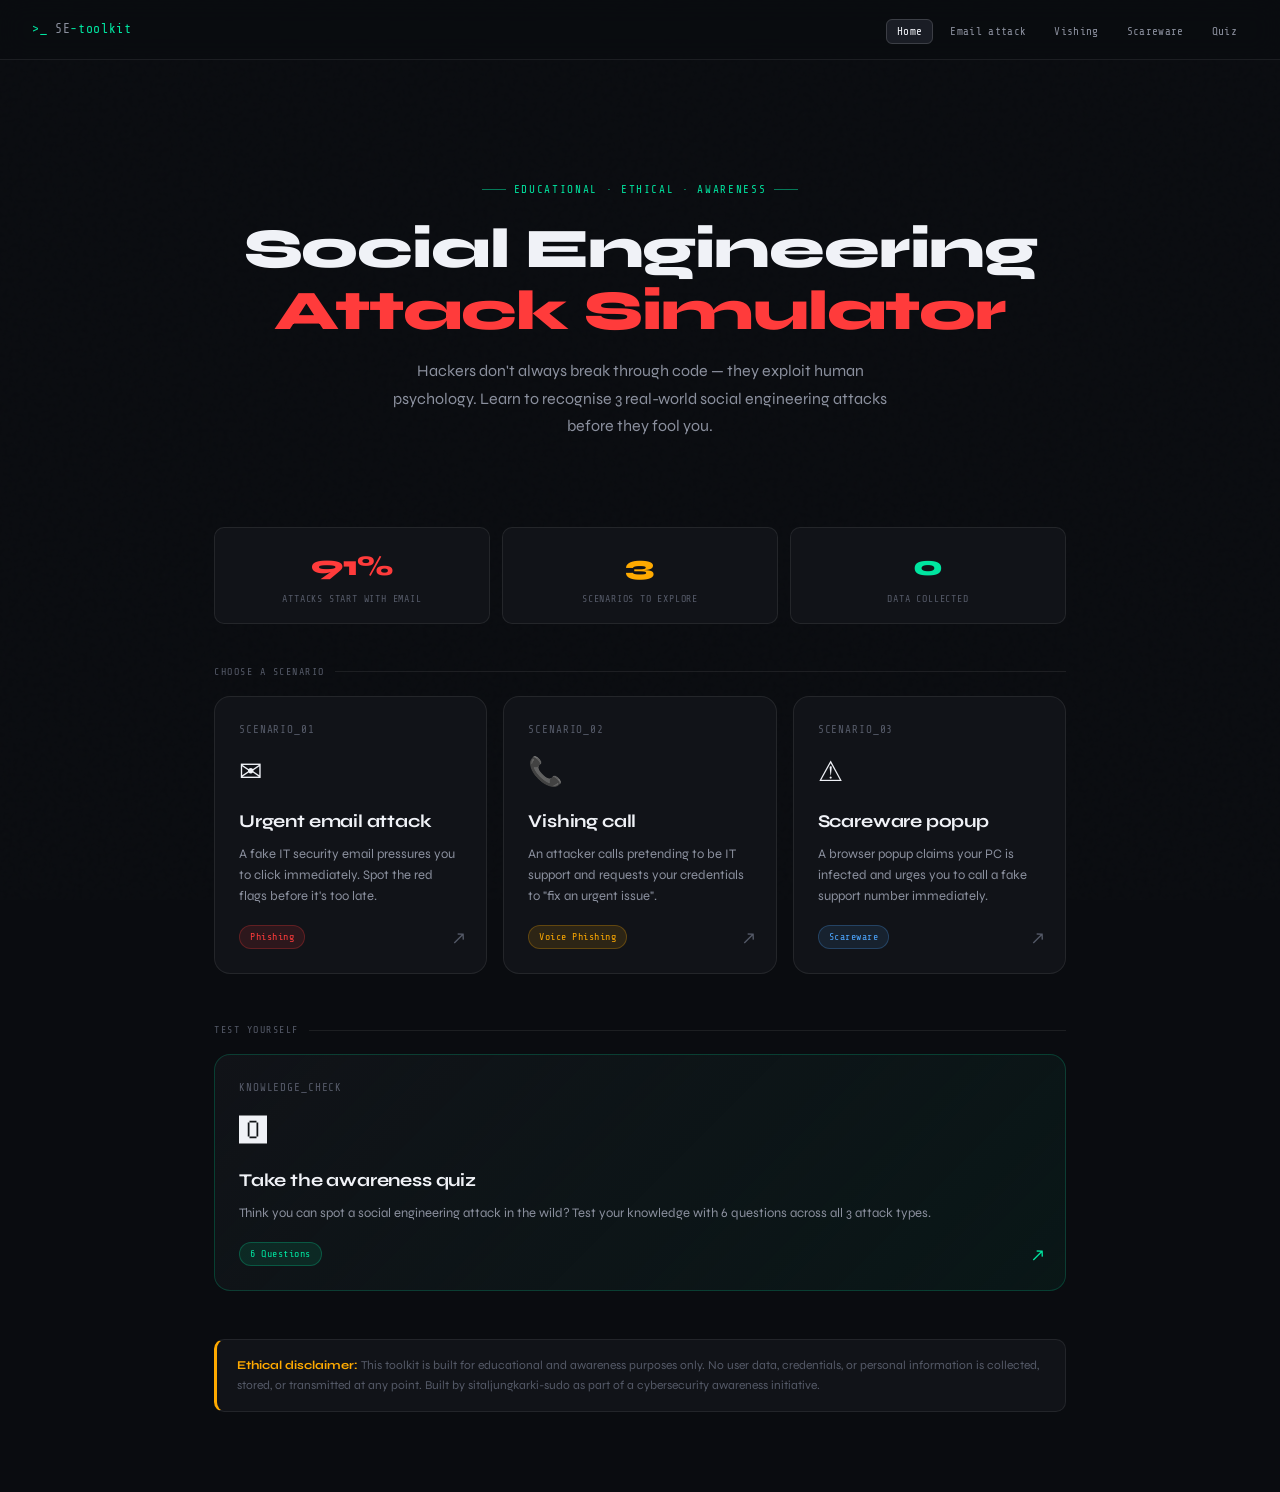
<file: index.html>
<!DOCTYPE html>
<html lang="en">
<head>
  <meta charset="UTF-8" />
  <meta name="viewport" content="width=device-width, initial-scale=1.0"/>
  <title>Social Engineering Awareness Toolkit</title>
  <link rel="stylesheet" href="style.css" />
</head>
<body>

<nav>
  <a href="index.html" class="nav-brand">&gt;_ <span>SE</span>-toolkit</a>
  <ul class="nav-links">
    <li><a href="index.html" class="active">Home</a></li>
    <li><a href="email.html">Email attack</a></li>
    <li><a href="vishing.html">Vishing</a></li>
    <li><a href="popup.html">Scareware</a></li>
    <li><a href="quiz.html">Quiz</a></li>
  </ul>
</nav>

<div class="page-wrapper">

  <div class="hero fade-up">
    <div class="hero-eyebrow">Educational · Ethical · Awareness</div>
    <h1>Social Engineering<br><em>Attack Simulator</em></h1>
    <p class="hero-sub">
      Hackers don't always break through code — they exploit human psychology.
      Learn to recognise 3 real-world social engineering attacks before they fool you.
    </p>
  </div>

  <div class="stats-row fade-up delay-1">
    <div class="stat-card">
      <div class="stat-num" style="color:var(--red)">91%</div>
      <div class="stat-label">Attacks start with email</div>
    </div>
    <div class="stat-card">
      <div class="stat-num" style="color:var(--amber)">3</div>
      <div class="stat-label">Scenarios to explore</div>
    </div>
    <div class="stat-card">
      <div class="stat-num" style="color:var(--green)">0</div>
      <div class="stat-label">Data collected</div>
    </div>
  </div>

  <div class="section-label fade-up delay-2">Choose a scenario</div>

  <div class="scenario-grid fade-up delay-2">
    <a href="email.html" class="scenario-card red">
      <div class="card-num">SCENARIO_01</div>
      <div class="card-icon">&#9993;</div>
      <div class="card-title">Urgent email attack</div>
      <div class="card-desc">A fake IT security email pressures you to click immediately. Spot the red flags before it's too late.</div>
      <span class="card-tag red">Phishing</span>
      <div class="card-arrow">&#8599;</div>
    </a>

    <a href="vishing.html" class="scenario-card amber">
      <div class="card-num">SCENARIO_02</div>
      <div class="card-icon">&#128222;</div>
      <div class="card-title">Vishing call</div>
      <div class="card-desc">An attacker calls pretending to be IT support and requests your credentials to "fix an urgent issue".</div>
      <span class="card-tag amber">Voice Phishing</span>
      <div class="card-arrow">&#8599;</div>
    </a>

    <a href="popup.html" class="scenario-card blue">
      <div class="card-num">SCENARIO_03</div>
      <div class="card-icon">&#9888;</div>
      <div class="card-title">Scareware popup</div>
      <div class="card-desc">A browser popup claims your PC is infected and urges you to call a fake support number immediately.</div>
      <span class="card-tag blue">Scareware</span>
      <div class="card-arrow">&#8599;</div>
    </a>
  </div>

  <div class="section-label fade-up delay-3">Test yourself</div>

  <a href="quiz.html" class="scenario-card fade-up delay-3"
     style="background:linear-gradient(135deg,var(--bg2),rgba(0,229,160,0.05));
            border-color:rgba(0,229,160,0.2); margin-bottom:2rem;">
    <div class="card-num">KNOWLEDGE_CHECK</div>
    <div class="card-icon">&#127358;</div>
    <div class="card-title">Take the awareness quiz</div>
    <div class="card-desc">Think you can spot a social engineering attack in the wild? Test your knowledge with 6 questions across all 3 attack types.</div>
    <span class="card-tag green">6 Questions</span>
    <div class="card-arrow" style="color:var(--green)">&#8599;</div>
  </a>

  <div class="disclaimer fade-up delay-4">
    <p><strong>Ethical disclaimer:</strong> This toolkit is built for educational and awareness purposes only. No user data, credentials, or personal information is collected, stored, or transmitted at any point. Built by sitaljungkarki-sudo as part of a cybersecurity awareness initiative.</p>
  </div>

</div>
</body>
</html>
</file>
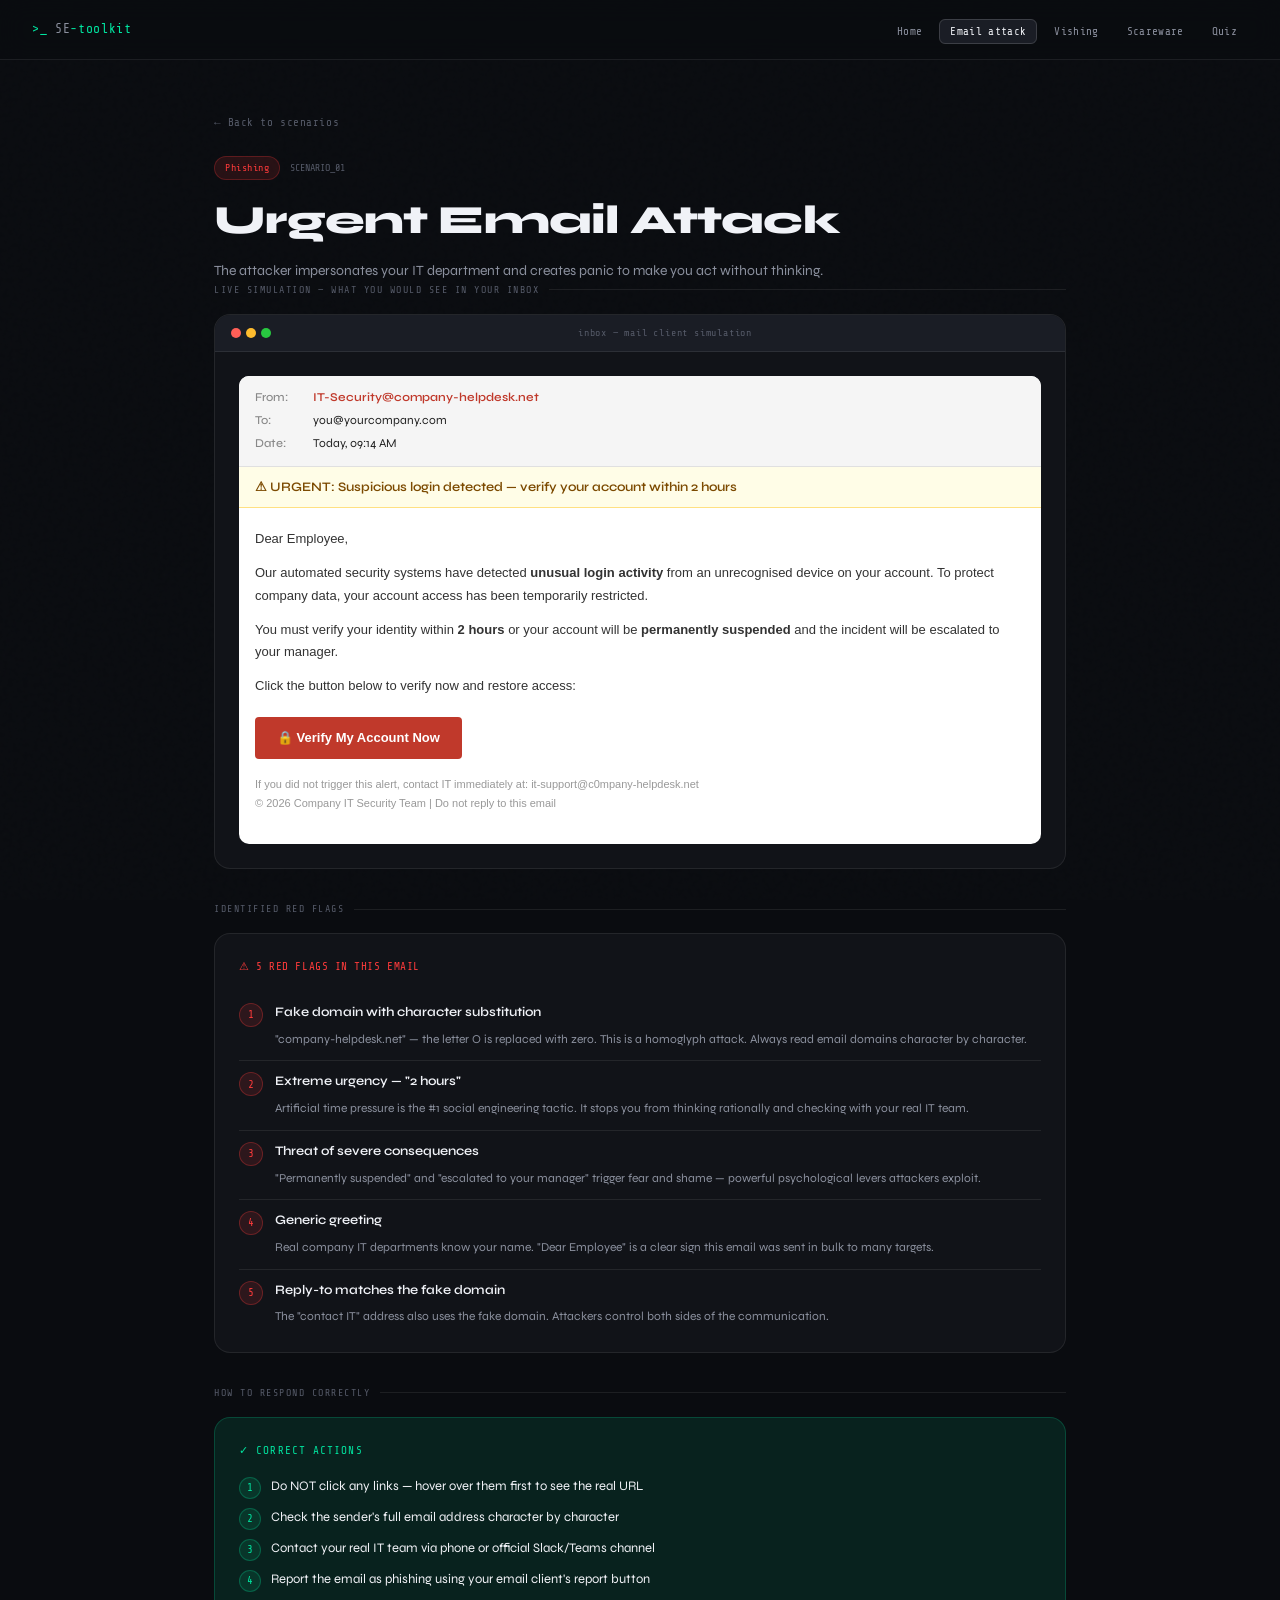
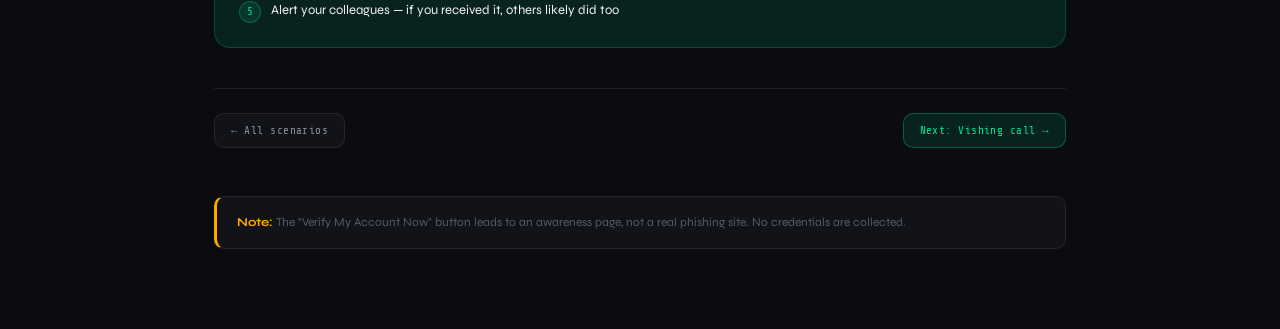
<file: email.html>
<!DOCTYPE html>
<html lang="en">
<head>
  <meta charset="UTF-8" />
  <meta name="viewport" content="width=device-width, initial-scale=1.0"/>
  <title>Scenario 1 — Urgent Email Attack | SE Toolkit</title>
  <link rel="stylesheet" href="style.css" />
</head>
<body>

<nav>
  <a href="index.html" class="nav-brand">&gt;_ <span>SE</span>-toolkit</a>
  <ul class="nav-links">
    <li><a href="index.html">Home</a></li>
    <li><a href="email.html" class="active">Email attack</a></li>
    <li><a href="vishing.html">Vishing</a></li>
    <li><a href="popup.html">Scareware</a></li>
    <li><a href="quiz.html">Quiz</a></li>
  </ul>
</nav>

<div class="page-wrapper">

  <div class="scenario-header fade-up">
    <a href="index.html" class="back-link">&#8592; Back to scenarios</a>
    <div style="display:flex;align-items:center;gap:10px;margin-bottom:0.5rem;">
      <span class="card-tag red">Phishing</span>
      <span style="font-family:var(--mono);font-size:10px;color:var(--text3)">SCENARIO_01</span>
    </div>
    <h1 class="scenario-title">Urgent Email Attack</h1>
    <p class="scenario-subtitle">The attacker impersonates your IT department and creates panic to make you act without thinking.</p>
  </div>

  <div class="section-label fade-up delay-1">Live simulation — what you would see in your inbox</div>

  <div class="sim-box fade-up delay-1">
    <div class="sim-bar">
      <div class="sim-dots">
        <div class="sim-dot" style="background:#ff5f57"></div>
        <div class="sim-dot" style="background:#febc2e"></div>
        <div class="sim-dot" style="background:#28c840"></div>
      </div>
      <div class="sim-label">inbox — mail client simulation</div>
    </div>
    <div class="sim-body">
      <div class="email-client">
        <div class="email-header-bar">
          <div class="email-field">
            <span class="ef-label">From:</span>
            <span class="ef-red">IT-Security@c0mpany-helpdesk.net</span>
          </div>
          <div class="email-field">
            <span class="ef-label">To:</span>
            <span class="ef-val">you@yourcompany.com</span>
          </div>
          <div class="email-field">
            <span class="ef-label">Date:</span>
            <span class="ef-val">Today, 09:14 AM</span>
          </div>
        </div>
        <div class="email-subject-bar">
          &#9888; URGENT: Suspicious login detected — verify your account within 2 hours
        </div>
        <div class="email-content">
          <p>Dear Employee,</p>
          <p>Our automated security systems have detected <strong>unusual login activity</strong> from an unrecognised device on your account. To protect company data, your account access has been temporarily restricted.</p>
          <p>You must verify your identity within <strong>2 hours</strong> or your account will be <strong>permanently suspended</strong> and the incident will be escalated to your manager.</p>
          <p>Click the button below to verify now and restore access:</p>
          <a href="awareness-email.html" class="fake-btn">&#128274; Verify My Account Now</a>
          <p style="margin-top:16px;font-size:11px;color:#999;">
            If you did not trigger this alert, contact IT immediately at: it-support@c0mpany-helpdesk.net<br>
            &copy; 2026 Company IT Security Team | Do not reply to this email
          </p>
        </div>
      </div>
    </div>
  </div>

  <div class="section-label fade-up delay-2">Identified red flags</div>

  <div class="flags-panel fade-up delay-2">
    <div class="flags-title">&#9888; 5 red flags in this email</div>
    <div class="flag-row">
      <div class="flag-num">1</div>
      <div class="flag-content">
        <strong>Fake domain with character substitution</strong>
        <span>"c0mpany-helpdesk.net" — the letter O is replaced with zero. This is a homoglyph attack. Always read email domains character by character.</span>
      </div>
    </div>
    <div class="flag-row">
      <div class="flag-num">2</div>
      <div class="flag-content">
        <strong>Extreme urgency — "2 hours"</strong>
        <span>Artificial time pressure is the #1 social engineering tactic. It stops you from thinking rationally and checking with your real IT team.</span>
      </div>
    </div>
    <div class="flag-row">
      <div class="flag-num">3</div>
      <div class="flag-content">
        <strong>Threat of severe consequences</strong>
        <span>"Permanently suspended" and "escalated to your manager" trigger fear and shame — powerful psychological levers attackers exploit.</span>
      </div>
    </div>
    <div class="flag-row">
      <div class="flag-num">4</div>
      <div class="flag-content">
        <strong>Generic greeting</strong>
        <span>Real company IT departments know your name. "Dear Employee" is a clear sign this email was sent in bulk to many targets.</span>
      </div>
    </div>
    <div class="flag-row">
      <div class="flag-num">5</div>
      <div class="flag-content">
        <strong>Reply-to matches the fake domain</strong>
        <span>The "contact IT" address also uses the fake domain. Attackers control both sides of the communication.</span>
      </div>
    </div>
  </div>

  <div class="section-label fade-up delay-3">How to respond correctly</div>

  <div class="response-box fade-up delay-3">
    <div class="response-title">&#10003; Correct actions</div>
    <ul class="response-steps">
      <li><span class="step-num">1</span>Do NOT click any links — hover over them first to see the real URL</li>
      <li><span class="step-num">2</span>Check the sender's full email address character by character</li>
      <li><span class="step-num">3</span>Contact your real IT team via phone or official Slack/Teams channel</li>
      <li><span class="step-num">4</span>Report the email as phishing using your email client's report button</li>
      <li><span class="step-num">5</span>Alert your colleagues — if you received it, others likely did too</li>
    </ul>
  </div>

  <div class="scenario-nav fade-up delay-4">
    <a href="index.html" class="nav-btn">&#8592; All scenarios</a>
    <a href="vishing.html" class="nav-btn primary">Next: Vishing call &#8594;</a>
  </div>

  <div class="disclaimer fade-up delay-4">
    <p><strong>Note:</strong> The "Verify My Account Now" button leads to an awareness page, not a real phishing site. No credentials are collected.</p>
  </div>

</div>
</body>
</html>
</file>
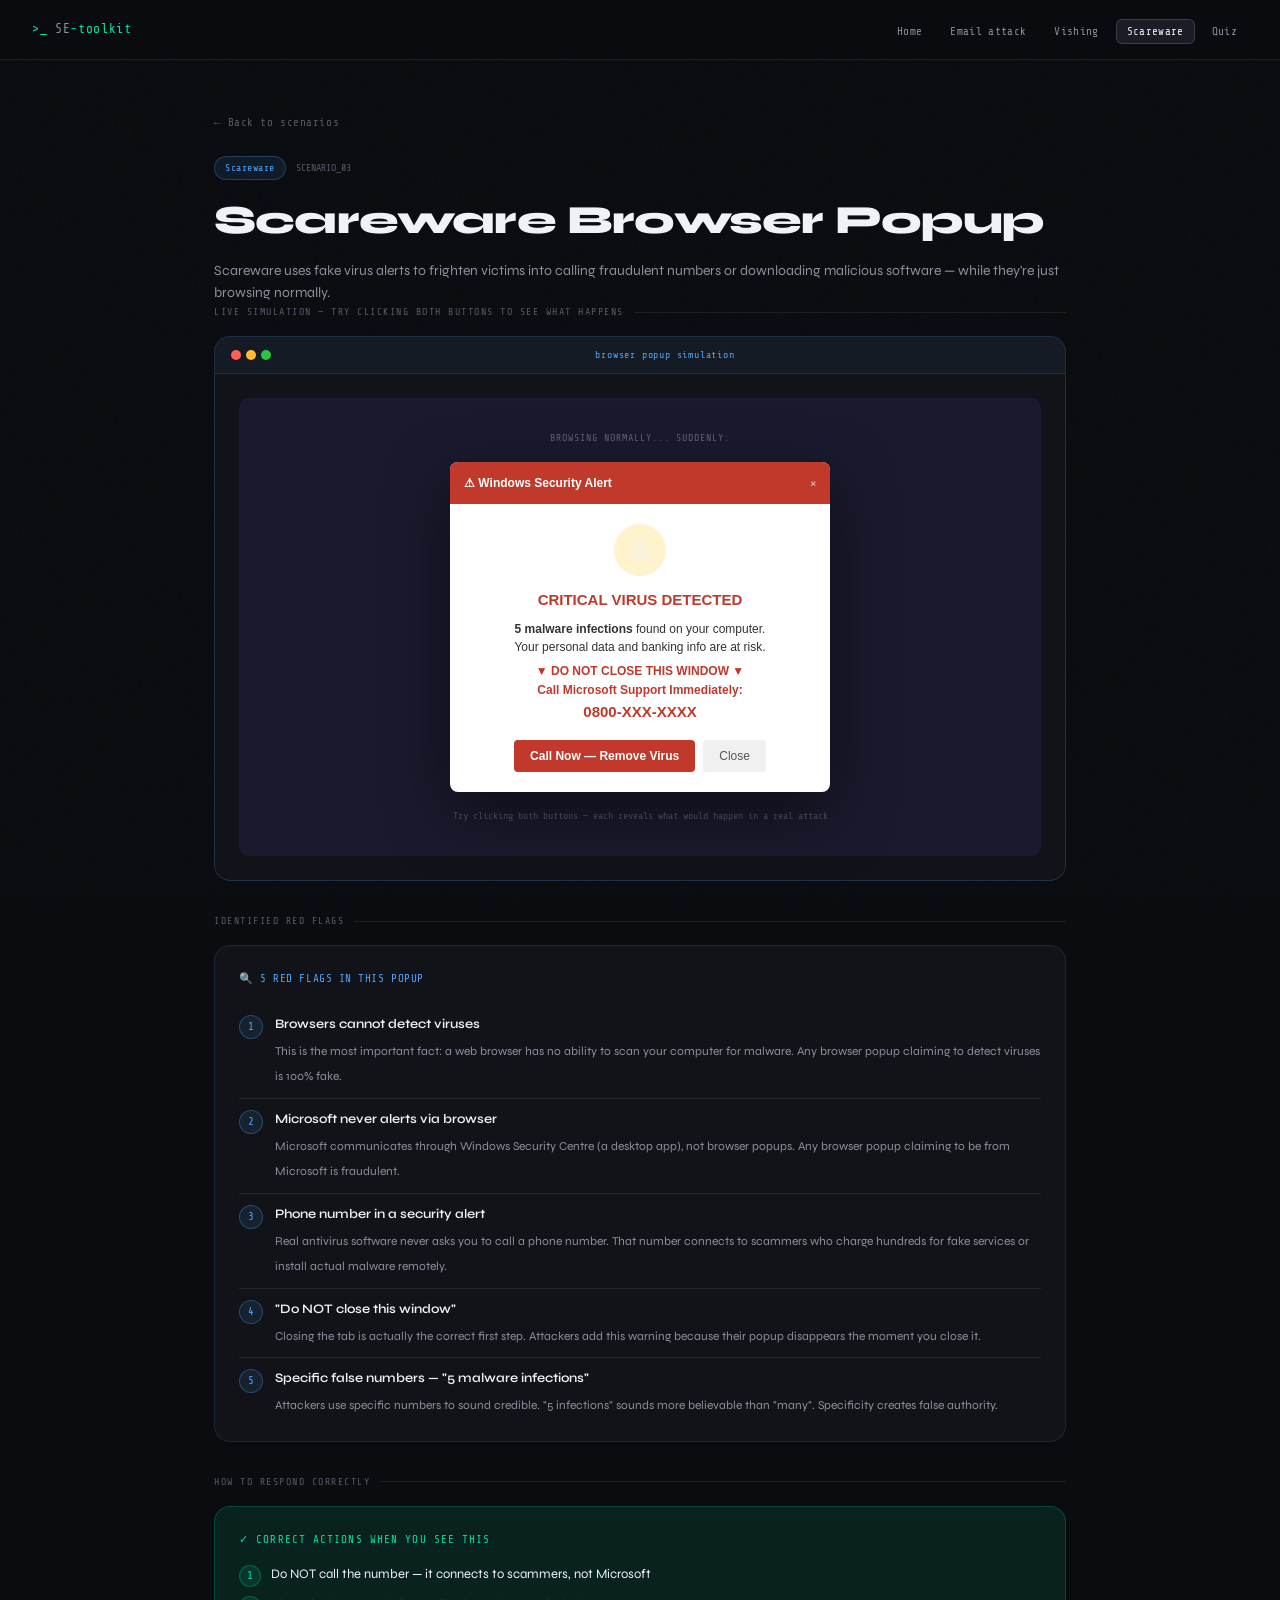
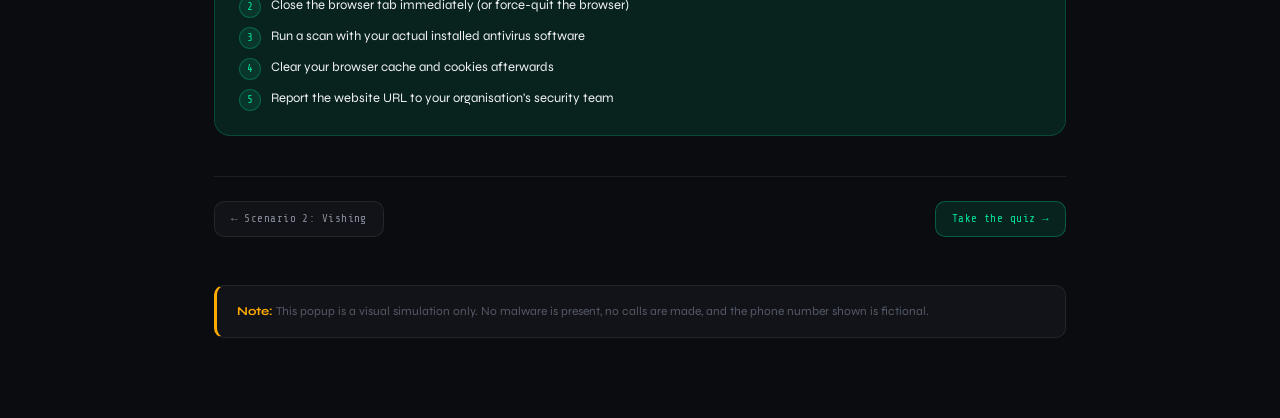
<file: popup.html>
<!DOCTYPE html>
<html lang="en">
<head>
  <meta charset="UTF-8" />
  <meta name="viewport" content="width=device-width, initial-scale=1.0"/>
  <title>Scenario 3 — Scareware Popup | SE Toolkit</title>
  <link rel="stylesheet" href="style.css" />
</head>
<body>

<nav>
  <a href="index.html" class="nav-brand">&gt;_ <span>SE</span>-toolkit</a>
  <ul class="nav-links">
    <li><a href="index.html">Home</a></li>
    <li><a href="email.html">Email attack</a></li>
    <li><a href="vishing.html">Vishing</a></li>
    <li><a href="popup.html" class="active">Scareware</a></li>
    <li><a href="quiz.html">Quiz</a></li>
  </ul>
</nav>

<div class="page-wrapper">

  <div class="scenario-header fade-up">
    <a href="index.html" class="back-link">&#8592; Back to scenarios</a>
    <div style="display:flex;align-items:center;gap:10px;margin-bottom:0.5rem;">
      <span class="card-tag blue">Scareware</span>
      <span style="font-family:var(--mono);font-size:10px;color:var(--text3)">SCENARIO_03</span>
    </div>
    <h1 class="scenario-title">Scareware Browser Popup</h1>
    <p class="scenario-subtitle">Scareware uses fake virus alerts to frighten victims into calling fraudulent numbers or downloading malicious software — while they're just browsing normally.</p>
  </div>

  <div class="section-label fade-up delay-1">Live simulation — try clicking both buttons to see what happens</div>

  <div class="sim-box fade-up delay-1" style="border-color:rgba(77,166,255,0.2)">
    <div class="sim-bar" style="background:rgba(77,166,255,0.05)">
      <div class="sim-dots">
        <div class="sim-dot" style="background:#ff5f57"></div>
        <div class="sim-dot" style="background:#febc2e"></div>
        <div class="sim-dot" style="background:#28c840"></div>
      </div>
      <div class="sim-label" style="color:var(--blue)">browser popup simulation</div>
    </div>
    <div class="sim-body">
      <div style="background:#1a1a2e;border-radius:var(--radius);padding:2rem;text-align:center;">
        <div style="font-family:var(--mono);font-size:10px;color:rgba(255,255,255,0.3);margin-bottom:1rem;letter-spacing:0.1em">BROWSING NORMALLY... SUDDENLY:</div>
        <div style="background:#fff;border-radius:8px;max-width:380px;margin:0 auto;
                    overflow:hidden;box-shadow:0 20px 60px rgba(0,0,0,0.5);">
          <div style="background:#c0392b;padding:8px 14px;display:flex;align-items:center;justify-content:space-between;">
            <span style="color:#fff;font-size:12px;font-weight:600;font-family:Arial">&#9888; Windows Security Alert</span>
            <span style="color:rgba(255,255,255,0.6);font-size:16px;cursor:pointer" onclick="closePopup()">&times;</span>
          </div>
          <div style="padding:1.25rem;text-align:center" id="popup-inner">
            <div style="width:52px;height:52px;background:#fff3cd;border-radius:50%;
                        display:flex;align-items:center;justify-content:center;
                        margin:0 auto 12px;font-size:24px">&#9888;</div>
            <h3 style="font-size:15px;color:#c0392b;margin-bottom:8px;font-family:Arial;font-weight:700">CRITICAL VIRUS DETECTED</h3>
            <p style="font-size:12px;color:#333;line-height:1.5;margin-bottom:6px;font-family:Arial">
              <strong>5 malware infections</strong> found on your computer.<br>
              Your personal data and banking info are at risk.
            </p>
            <p style="font-size:12px;color:#c0392b;font-weight:600;font-family:Arial;margin-bottom:16px">
              &#9660; DO NOT CLOSE THIS WINDOW &#9660;<br>
              Call Microsoft Support Immediately:<br>
              <span style="font-size:15px">0800-XXX-XXXX</span>
            </p>
            <div style="display:flex;gap:8px;justify-content:center">
              <button onclick="callFake()"
                style="padding:9px 16px;background:#c0392b;color:#fff;border:none;
                       border-radius:4px;font-size:12px;font-weight:700;cursor:pointer;font-family:Arial">
                Call Now — Remove Virus
              </button>
              <button onclick="closePopup()"
                style="padding:9px 16px;background:#f0f0f0;color:#555;border:none;
                       border-radius:4px;font-size:12px;cursor:pointer;font-family:Arial">
                Close
              </button>
            </div>
          </div>
        </div>
        <div style="margin-top:1rem;font-family:var(--mono);font-size:10px;color:rgba(255,255,255,0.2)">
          Try clicking both buttons — each reveals what would happen in a real attack
        </div>
      </div>
    </div>
  </div>

  <div class="section-label fade-up delay-2">Identified red flags</div>

  <div class="flags-panel fade-up delay-2" style="border-color:rgba(77,166,255,0.15)">
    <div class="flags-title" style="color:var(--blue)">&#128269; 5 red flags in this popup</div>
    <div class="flag-row">
      <div class="flag-num" style="background:var(--blue-dim);border-color:rgba(77,166,255,0.3);color:var(--blue)">1</div>
      <div class="flag-content">
        <strong>Browsers cannot detect viruses</strong>
        <span>This is the most important fact: a web browser has no ability to scan your computer for malware. Any browser popup claiming to detect viruses is 100% fake.</span>
      </div>
    </div>
    <div class="flag-row">
      <div class="flag-num" style="background:var(--blue-dim);border-color:rgba(77,166,255,0.3);color:var(--blue)">2</div>
      <div class="flag-content">
        <strong>Microsoft never alerts via browser</strong>
        <span>Microsoft communicates through Windows Security Centre (a desktop app), not browser popups. Any browser popup claiming to be from Microsoft is fraudulent.</span>
      </div>
    </div>
    <div class="flag-row">
      <div class="flag-num" style="background:var(--blue-dim);border-color:rgba(77,166,255,0.3);color:var(--blue)">3</div>
      <div class="flag-content">
        <strong>Phone number in a security alert</strong>
        <span>Real antivirus software never asks you to call a phone number. That number connects to scammers who charge hundreds for fake services or install actual malware remotely.</span>
      </div>
    </div>
    <div class="flag-row">
      <div class="flag-num" style="background:var(--blue-dim);border-color:rgba(77,166,255,0.3);color:var(--blue)">4</div>
      <div class="flag-content">
        <strong>"Do NOT close this window"</strong>
        <span>Closing the tab is actually the correct first step. Attackers add this warning because their popup disappears the moment you close it.</span>
      </div>
    </div>
    <div class="flag-row">
      <div class="flag-num" style="background:var(--blue-dim);border-color:rgba(77,166,255,0.3);color:var(--blue)">5</div>
      <div class="flag-content">
        <strong>Specific false numbers — "5 malware infections"</strong>
        <span>Attackers use specific numbers to sound credible. "5 infections" sounds more believable than "many". Specificity creates false authority.</span>
      </div>
    </div>
  </div>

  <div class="section-label fade-up delay-3">How to respond correctly</div>

  <div class="response-box fade-up delay-3">
    <div class="response-title">&#10003; Correct actions when you see this</div>
    <ul class="response-steps">
      <li><span class="step-num">1</span>Do NOT call the number — it connects to scammers, not Microsoft</li>
      <li><span class="step-num">2</span>Close the browser tab immediately (or force-quit the browser)</li>
      <li><span class="step-num">3</span>Run a scan with your actual installed antivirus software</li>
      <li><span class="step-num">4</span>Clear your browser cache and cookies afterwards</li>
      <li><span class="step-num">5</span>Report the website URL to your organisation's security team</li>
    </ul>
  </div>

  <div class="scenario-nav fade-up delay-4">
    <a href="vishing.html" class="nav-btn">&#8592; Scenario 2: Vishing</a>
    <a href="quiz.html" class="nav-btn primary">Take the quiz &#8594;</a>
  </div>

  <div class="disclaimer fade-up delay-4">
    <p><strong>Note:</strong> This popup is a visual simulation only. No malware is present, no calls are made, and the phone number shown is fictional.</p>
  </div>

</div>

<script>
function callFake() {
  document.getElementById('popup-inner').innerHTML = `
    <div style="padding:0.5rem 0">
      <div style="font-size:36px;margin-bottom:12px">&#128222;</div>
      <h3 style="font-size:14px;color:#c0392b;margin-bottom:10px;font-family:Arial">
        In a real attack, you just called a scammer.
      </h3>
      <p style="font-size:12px;color:#555;line-height:1.6;font-family:Arial">
        They would charge you £200–£500 for fake "removal services", ask
        for remote access to install actual malware, or steal your payment details.
        The popup itself was the entire attack.
      </p>
    </div>`;
}
function closePopup() {
  document.getElementById('popup-inner').innerHTML = `
    <div style="padding:0.5rem 0">
      <div style="font-size:36px;margin-bottom:12px">&#10003;</div>
      <h3 style="font-size:14px;color:#27ae60;margin-bottom:10px;font-family:Arial">
        Correct! Closing the tab is the right move.
      </h3>
      <p style="font-size:12px;color:#555;line-height:1.6;font-family:Arial">
        Browsers cannot detect viruses. Any popup claiming otherwise is scareware.
        Close the tab, run your real antivirus, and move on.
      </p>
    </div>`;
}
</script>

</body>
</html>
</file>
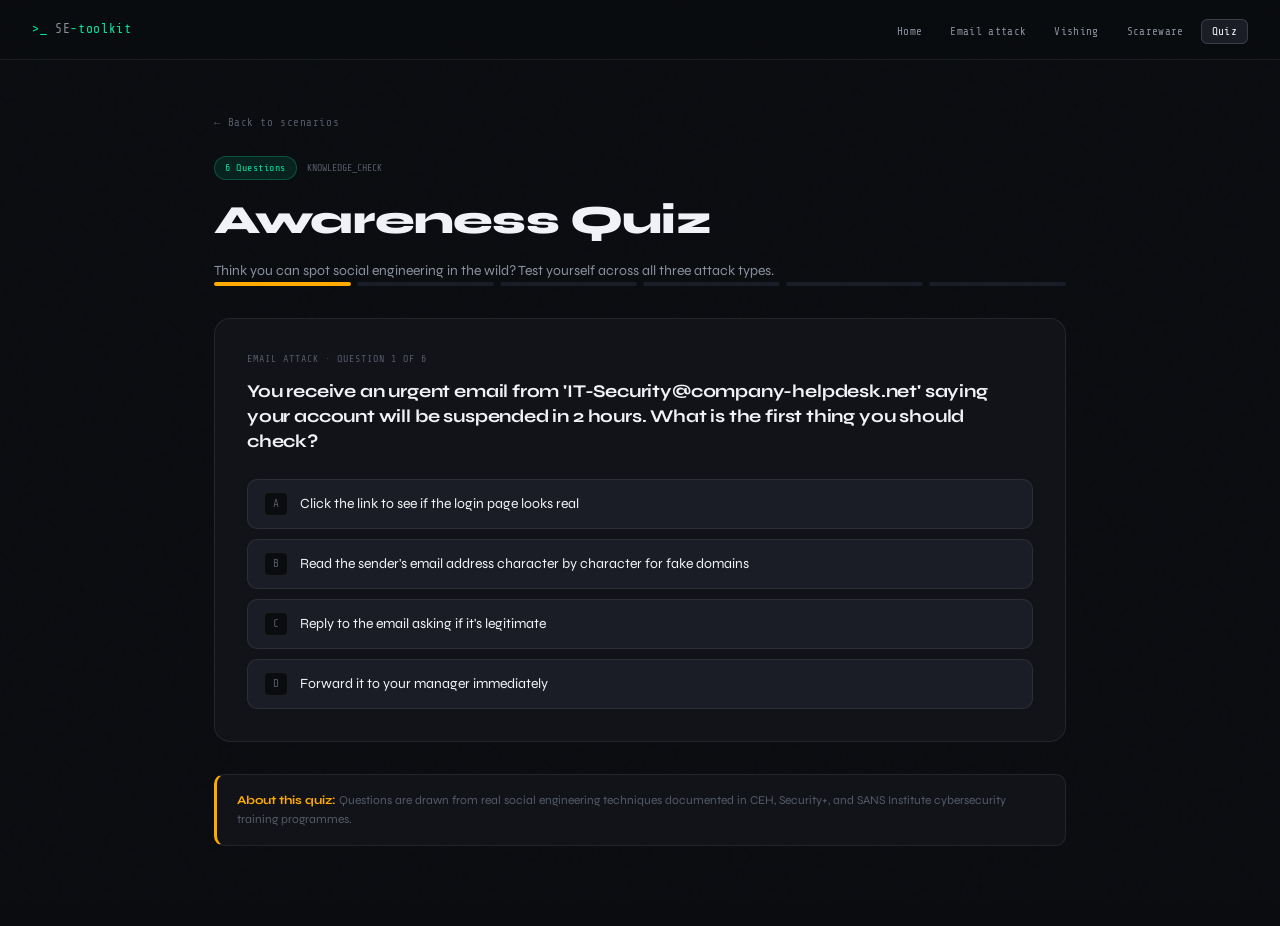
<file: quiz.html>
<!DOCTYPE html>
<html lang="en">
<head>
  <meta charset="UTF-8" />
  <meta name="viewport" content="width=device-width, initial-scale=1.0"/>
  <title>Awareness Quiz | SE Toolkit</title>
  <link rel="stylesheet" href="style.css" />
</head>
<body>

<nav>
  <a href="index.html" class="nav-brand">&gt;_ <span>SE</span>-toolkit</a>
  <ul class="nav-links">
    <li><a href="index.html">Home</a></li>
    <li><a href="email.html">Email attack</a></li>
    <li><a href="vishing.html">Vishing</a></li>
    <li><a href="popup.html">Scareware</a></li>
    <li><a href="quiz.html" class="active">Quiz</a></li>
  </ul>
</nav>

<div class="page-wrapper">

  <div class="scenario-header fade-up">
    <a href="index.html" class="back-link">&#8592; Back to scenarios</a>
    <div style="display:flex;align-items:center;gap:10px;margin-bottom:0.5rem;">
      <span class="card-tag green">6 Questions</span>
      <span style="font-family:var(--mono);font-size:10px;color:var(--text3)">KNOWLEDGE_CHECK</span>
    </div>
    <h1 class="scenario-title">Awareness Quiz</h1>
    <p class="scenario-subtitle">Think you can spot social engineering in the wild? Test yourself across all three attack types.</p>
  </div>

  <div id="quiz-container" class="fade-up delay-1">
    <div class="quiz-progress" id="progress-bar"></div>
    <div class="quiz-card" id="quiz-card">
      <div class="quiz-q-num" id="q-num"></div>
      <div class="quiz-question" id="q-text"></div>
      <div class="quiz-options" id="q-opts"></div>
      <div class="quiz-feedback" id="q-feedback"></div>
    </div>
  </div>

  <div id="score-container" style="display:none" class="fade-up">
    <div class="quiz-card" style="text-align:center;padding:2.5rem 2rem">
      <div class="score-ring" id="score-ring">
        <div class="score-number" id="score-num">0</div>
        <div class="score-total" id="score-tot">/6</div>
      </div>
      <div class="score-message" id="score-msg"></div>
      <div class="score-sub" id="score-sub"></div>
    </div>
    <div style="display:flex;gap:12px;justify-content:center;margin-top:1.5rem;flex-wrap:wrap">
      <button onclick="restartQuiz()" class="nav-btn"
        style="font-size:13px;padding:10px 20px;cursor:pointer;font-family:var(--sans)">
        &#8635; Try again
      </button>
      <a href="index.html" class="nav-btn primary" style="font-size:13px;padding:10px 20px">
        Review scenarios &#8594;
      </a>
    </div>
  </div>

  <div class="disclaimer fade-up delay-3" style="margin-top:2rem">
    <p><strong>About this quiz:</strong> Questions are drawn from real social engineering techniques documented in CEH, Security+, and SANS Institute cybersecurity training programmes.</p>
  </div>

</div>

<script>
const questions = [
  {
    category: "Email attack",
    q: "You receive an urgent email from 'IT-Security@c0mpany-helpdesk.net' saying your account will be suspended in 2 hours. What is the first thing you should check?",
    opts: [
      "Click the link to see if the login page looks real",
      "Read the sender's email address character by character for fake domains",
      "Reply to the email asking if it's legitimate",
      "Forward it to your manager immediately"
    ],
    correct: 1,
    explain: "The sender's domain is the most reliable first indicator. 'c0mpany-helpdesk.net' uses a zero instead of the letter O — a homoglyph attack. Always check the full domain before doing anything else."
  },
  {
    category: "Email attack",
    q: "A colleague already clicked a phishing link and entered their password. What should they do immediately?",
    opts: [
      "Wait and see if anything happens to their account",
      "Change their password on the real company portal and report it to IT security",
      "Log out of all devices and do nothing else",
      "Reply to the phishing email demanding their data back"
    ],
    correct: 1,
    explain: "Time is critical after a credential compromise. Change the password on the official portal immediately, enable MFA if not already active, and report the incident so IT can monitor for suspicious activity."
  },
  {
    category: "Vishing",
    q: "An unexpected caller says they're from your company's IT helpdesk and need your password to fix an urgent security issue. What do you do?",
    opts: [
      "Give them the password since they know your company name",
      "Give them a wrong password to test if they're real",
      "Politely refuse, hang up, and call IT back on the official number",
      "Ask them to send an email instead, then give the password over email"
    ],
    correct: 2,
    explain: "No legitimate IT professional ever needs your password. Refuse, end the call, and verify by contacting IT through an officially known number — never one provided by the caller. Caller ID is trivially spoofed."
  },
  {
    category: "Vishing",
    q: "Why is caller ID unreliable as a way to verify who is calling you?",
    opts: [
      "Caller ID only works on mobile, not landlines",
      "Caller ID can easily be spoofed to display any name or number",
      "Caller ID is always accurate but can be delayed",
      "Caller ID is only unreliable on international calls"
    ],
    correct: 1,
    explain: "Caller ID spoofing is easy with widely available tools. Attackers can display any number or organisation name they choose. Always verify through an independent channel."
  },
  {
    category: "Scareware",
    q: "A browser popup claims your PC has 5 viruses and tells you to call 'Microsoft Support' immediately. What should you do?",
    opts: [
      "Call the number — it sounds like a real Microsoft alert",
      "Download the security tool the popup recommends",
      "Close the browser tab and run your real installed antivirus",
      "Restart your computer then call the number to be safe"
    ],
    correct: 2,
    explain: "Browsers cannot scan for viruses — this capability does not exist in web browsers. Any popup claiming otherwise is 100% fake. Microsoft never sends alerts through browser popups. Close the tab and run your real antivirus."
  },
  {
    category: "Scareware",
    q: "What is the primary goal of scareware attackers who put a phone number in a fake virus alert?",
    opts: [
      "To get you to install a real antivirus they're selling",
      "To connect you with scammers who charge for fake services or install real malware via remote access",
      "To collect your phone number for spam marketing",
      "To redirect you to a phishing website through the call"
    ],
    correct: 1,
    explain: "Tech support scammers use scareware to drive phone calls. Once they have you, they charge £200-£500 for fake removal services, request remote access to install actual malware, or extract payment details."
  }
];

let current = 0, score = 0, answered = false;

function buildProgress() {
  const bar = document.getElementById('progress-bar');
  bar.innerHTML = '';
  questions.forEach((_, i) => {
    const dot = document.createElement('div');
    dot.className = 'progress-dot' + (i < current ? ' done' : i === current ? ' active' : '');
    bar.appendChild(dot);
  });
}

function renderQuestion() {
  answered = false;
  const q = questions[current];
  document.getElementById('q-num').textContent = `${q.category.toUpperCase()} · QUESTION ${current + 1} OF ${questions.length}`;
  document.getElementById('q-text').textContent = q.q;
  document.getElementById('q-feedback').className = 'quiz-feedback';
  document.getElementById('q-feedback').textContent = '';
  const opts = document.getElementById('q-opts');
  opts.innerHTML = '';
  q.opts.forEach((opt, i) => {
    const btn = document.createElement('button');
    btn.className = 'quiz-opt';
    btn.innerHTML = `<span class="opt-key">${String.fromCharCode(65+i)}</span>${opt}`;
    btn.onclick = () => selectAnswer(i, btn);
    opts.appendChild(btn);
  });
  buildProgress();
}

function selectAnswer(i, btn) {
  if (answered) return;
  answered = true;
  const q = questions[current];
  document.querySelectorAll('.quiz-opt').forEach(b => b.disabled = true);
  document.querySelectorAll('.quiz-opt')[q.correct].classList.add('correct');
  const fb = document.getElementById('q-feedback');
  if (i === q.correct) {
    score++;
    btn.classList.add('correct');
    fb.textContent = '✓ Correct — ' + q.explain;
    fb.className = 'quiz-feedback correct show';
  } else {
    btn.classList.add('wrong');
    fb.textContent = '✗ Not quite — ' + q.explain;
    fb.className = 'quiz-feedback wrong show';
  }
  setTimeout(() => {
    current++;
    if (current < questions.length) renderQuestion();
    else showScore();
  }, 2800);
}

function showScore() {
  document.getElementById('quiz-container').style.display = 'none';
  document.getElementById('score-container').style.display = 'block';
  document.getElementById('score-num').textContent = score;
  const ring = document.getElementById('score-ring');
  const msg  = document.getElementById('score-msg');
  const sub  = document.getElementById('score-sub');
  if (score === 6) {
    ring.style.borderColor = 'var(--green)';
    document.getElementById('score-num').style.color = 'var(--green)';
    msg.textContent = 'Perfect score — excellent work!';
    sub.textContent = 'You have a strong understanding of social engineering tactics. Share this toolkit with someone who needs it.';
  } else if (score >= 4) {
    ring.style.borderColor = 'var(--amber)';
    document.getElementById('score-num').style.color = 'var(--amber)';
    msg.textContent = 'Good awareness — almost there.';
    sub.textContent = 'Review the scenarios you missed and try again. Each question links to a real attack technique.';
  } else {
    ring.style.borderColor = 'var(--red)';
    document.getElementById('score-num').style.color = 'var(--red)';
    msg.textContent = 'Keep learning — you need more practice.';
    sub.textContent = 'Go back through all three scenarios carefully before retaking the quiz.';
  }
}

function restartQuiz() {
  current = 0; score = 0;
  document.getElementById('score-container').style.display = 'none';
  document.getElementById('quiz-container').style.display = 'block';
  renderQuestion();
}

renderQuestion();
</script>

</body>
</html>
</file>
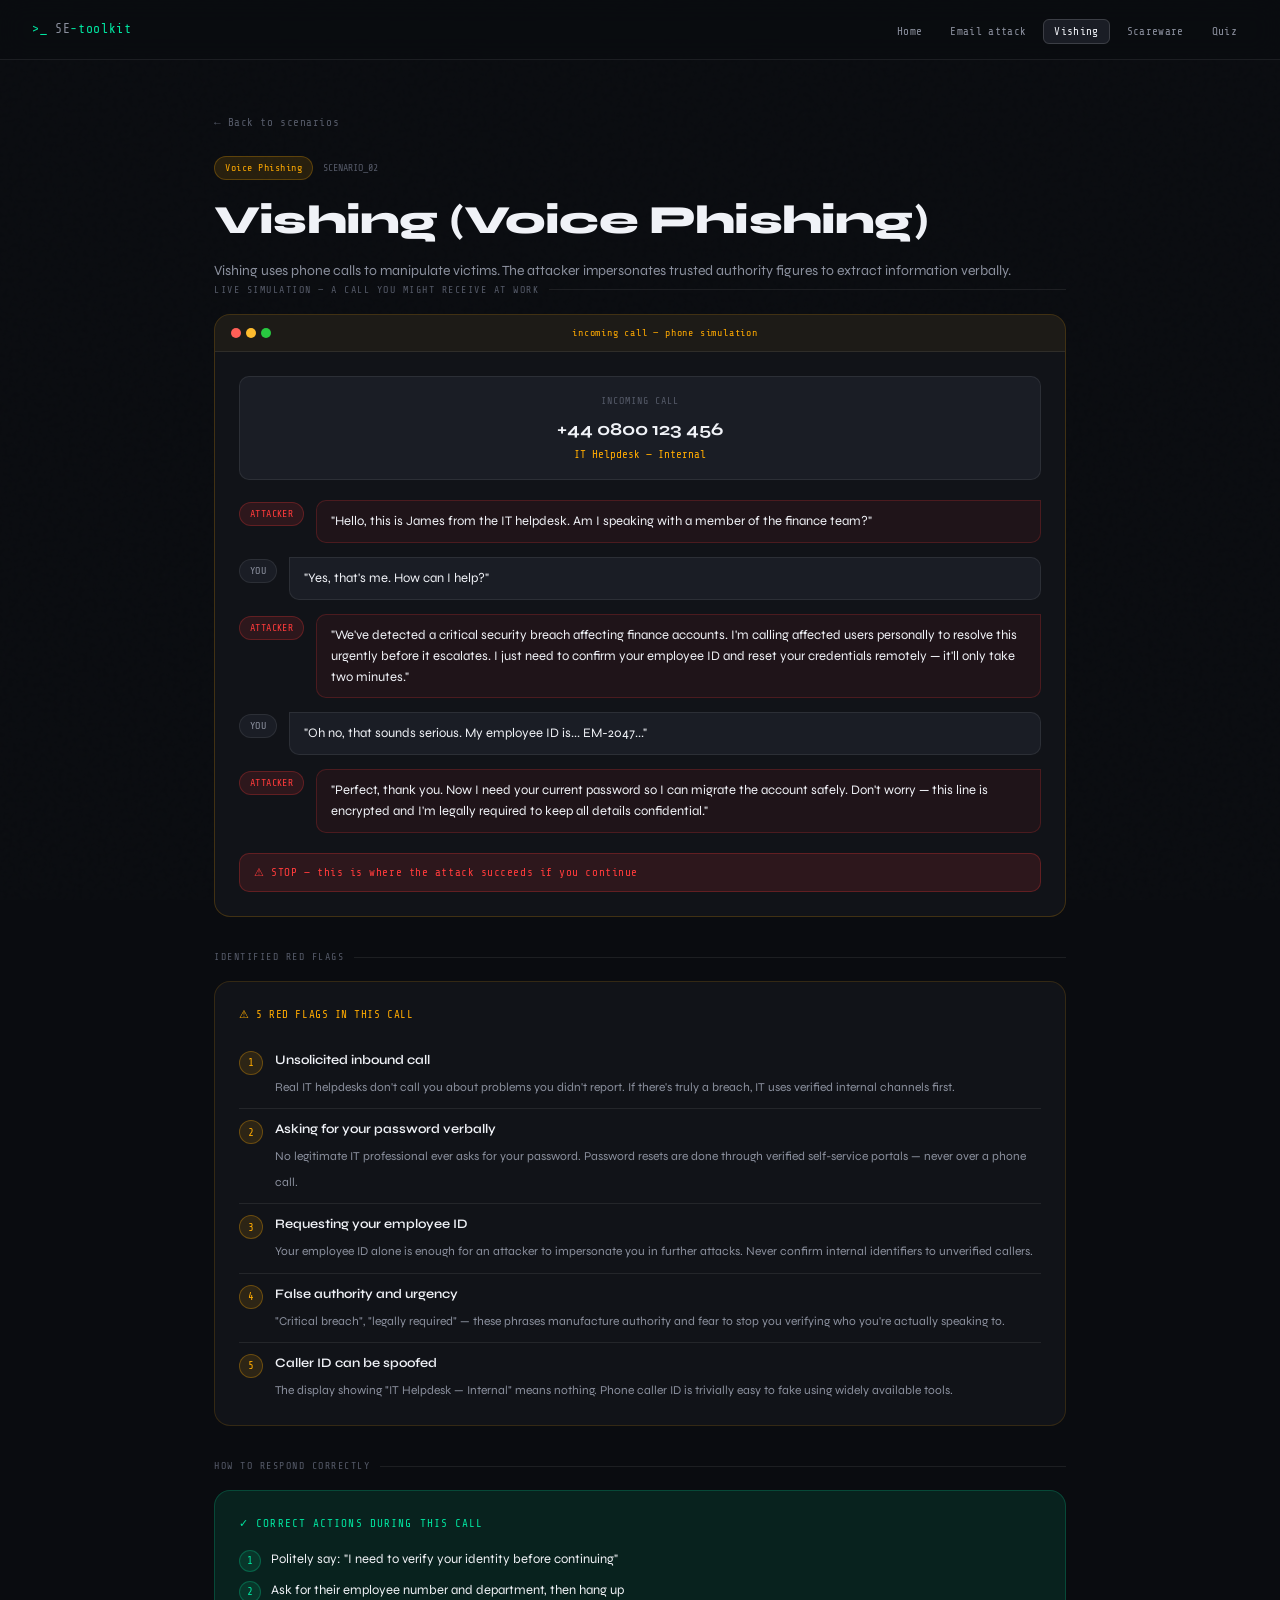
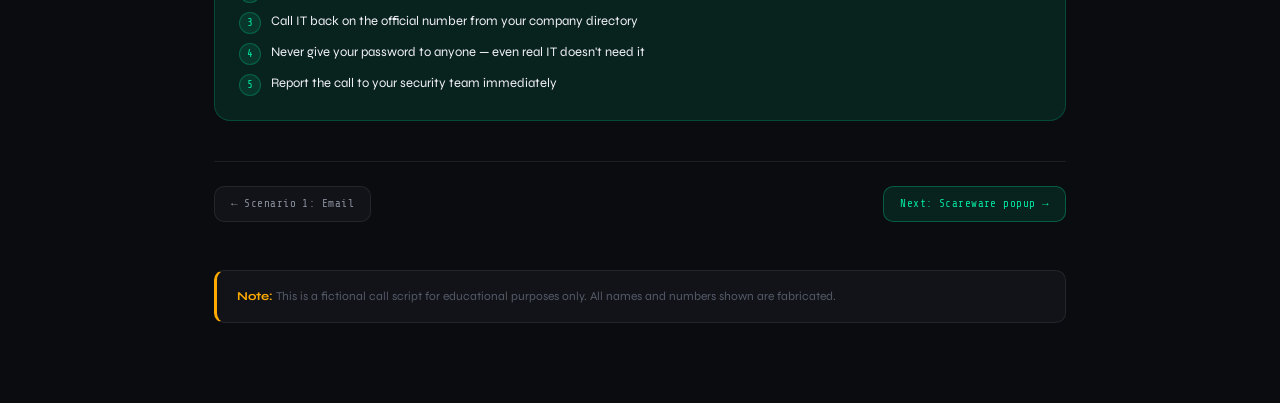
<file: vishing.html>
<!DOCTYPE html>
<html lang="en">
<head>
  <meta charset="UTF-8" />
  <meta name="viewport" content="width=device-width, initial-scale=1.0"/>
  <title>Scenario 2 — Vishing Call | SE Toolkit</title>
  <link rel="stylesheet" href="style.css" />
</head>
<body>

<nav>
  <a href="index.html" class="nav-brand">&gt;_ <span>SE</span>-toolkit</a>
  <ul class="nav-links">
    <li><a href="index.html">Home</a></li>
    <li><a href="email.html">Email attack</a></li>
    <li><a href="vishing.html" class="active">Vishing</a></li>
    <li><a href="popup.html">Scareware</a></li>
    <li><a href="quiz.html">Quiz</a></li>
  </ul>
</nav>

<div class="page-wrapper">

  <div class="scenario-header fade-up">
    <a href="index.html" class="back-link">&#8592; Back to scenarios</a>
    <div style="display:flex;align-items:center;gap:10px;margin-bottom:0.5rem;">
      <span class="card-tag amber">Voice Phishing</span>
      <span style="font-family:var(--mono);font-size:10px;color:var(--text3)">SCENARIO_02</span>
    </div>
    <h1 class="scenario-title">Vishing (Voice Phishing)</h1>
    <p class="scenario-subtitle">Vishing uses phone calls to manipulate victims. The attacker impersonates trusted authority figures to extract information verbally.</p>
  </div>

  <div class="section-label fade-up delay-1">Live simulation — a call you might receive at work</div>

  <div class="sim-box fade-up delay-1" style="border-color:rgba(255,170,0,0.2)">
    <div class="sim-bar" style="background:rgba(255,170,0,0.05)">
      <div class="sim-dots">
        <div class="sim-dot" style="background:#ff5f57"></div>
        <div class="sim-dot" style="background:#febc2e"></div>
        <div class="sim-dot" style="background:#28c840"></div>
      </div>
      <div class="sim-label" style="color:var(--amber)">incoming call — phone simulation</div>
    </div>
    <div class="sim-body">

      <div style="background:var(--bg3);border:1px solid var(--border);border-radius:var(--radius);
                  padding:1rem;margin-bottom:1.25rem;text-align:center;">
        <div style="font-family:var(--mono);font-size:10px;color:var(--text3);margin-bottom:6px;letter-spacing:0.1em">INCOMING CALL</div>
        <div style="font-size:18px;font-weight:700;color:var(--text);margin-bottom:2px">+44 0800 123 456</div>
        <div style="font-family:var(--mono);font-size:11px;color:var(--amber)">IT Helpdesk — Internal</div>
      </div>

      <div class="call-container">
        <div class="call-bubble attacker-row">
          <span class="caller-badge attacker">ATTACKER</span>
          <div class="bubble-text">"Hello, this is James from the IT helpdesk. Am I speaking with a member of the finance team?"</div>
        </div>
        <div class="call-bubble">
          <span class="caller-badge victim">YOU</span>
          <div class="bubble-text">"Yes, that's me. How can I help?"</div>
        </div>
        <div class="call-bubble attacker-row">
          <span class="caller-badge attacker">ATTACKER</span>
          <div class="bubble-text">"We've detected a critical security breach affecting finance accounts. I'm calling affected users personally to resolve this urgently before it escalates. I just need to confirm your employee ID and reset your credentials remotely — it'll only take two minutes."</div>
        </div>
        <div class="call-bubble">
          <span class="caller-badge victim">YOU</span>
          <div class="bubble-text">"Oh no, that sounds serious. My employee ID is... EM-2047..."</div>
        </div>
        <div class="call-bubble attacker-row">
          <span class="caller-badge attacker">ATTACKER</span>
          <div class="bubble-text">"Perfect, thank you. Now I need your current password so I can migrate the account safely. Don't worry — this line is encrypted and I'm legally required to keep all details confidential."</div>
        </div>
        <div style="background:var(--red-dim);border:1px solid rgba(255,59,59,0.25);
                    border-radius:var(--radius);padding:10px 14px;margin-top:6px;">
          <div style="font-family:var(--mono);font-size:11px;color:var(--red);letter-spacing:0.05em">
            &#9888; STOP — this is where the attack succeeds if you continue
          </div>
        </div>
      </div>
    </div>
  </div>

  <div class="section-label fade-up delay-2">Identified red flags</div>

  <div class="flags-panel fade-up delay-2" style="border-color:rgba(255,170,0,0.15)">
    <div class="flags-title" style="color:var(--amber)">&#9888; 5 red flags in this call</div>
    <div class="flag-row">
      <div class="flag-num" style="background:var(--amber-dim);border-color:rgba(255,170,0,0.3);color:var(--amber)">1</div>
      <div class="flag-content">
        <strong>Unsolicited inbound call</strong>
        <span>Real IT helpdesks don't call you about problems you didn't report. If there's truly a breach, IT uses verified internal channels first.</span>
      </div>
    </div>
    <div class="flag-row">
      <div class="flag-num" style="background:var(--amber-dim);border-color:rgba(255,170,0,0.3);color:var(--amber)">2</div>
      <div class="flag-content">
        <strong>Asking for your password verbally</strong>
        <span>No legitimate IT professional ever asks for your password. Password resets are done through verified self-service portals — never over a phone call.</span>
      </div>
    </div>
    <div class="flag-row">
      <div class="flag-num" style="background:var(--amber-dim);border-color:rgba(255,170,0,0.3);color:var(--amber)">3</div>
      <div class="flag-content">
        <strong>Requesting your employee ID</strong>
        <span>Your employee ID alone is enough for an attacker to impersonate you in further attacks. Never confirm internal identifiers to unverified callers.</span>
      </div>
    </div>
    <div class="flag-row">
      <div class="flag-num" style="background:var(--amber-dim);border-color:rgba(255,170,0,0.3);color:var(--amber)">4</div>
      <div class="flag-content">
        <strong>False authority and urgency</strong>
        <span>"Critical breach", "legally required" — these phrases manufacture authority and fear to stop you verifying who you're actually speaking to.</span>
      </div>
    </div>
    <div class="flag-row">
      <div class="flag-num" style="background:var(--amber-dim);border-color:rgba(255,170,0,0.3);color:var(--amber)">5</div>
      <div class="flag-content">
        <strong>Caller ID can be spoofed</strong>
        <span>The display showing "IT Helpdesk — Internal" means nothing. Phone caller ID is trivially easy to fake using widely available tools.</span>
      </div>
    </div>
  </div>

  <div class="section-label fade-up delay-3">How to respond correctly</div>

  <div class="response-box fade-up delay-3">
    <div class="response-title">&#10003; Correct actions during this call</div>
    <ul class="response-steps">
      <li><span class="step-num">1</span>Politely say: "I need to verify your identity before continuing"</li>
      <li><span class="step-num">2</span>Ask for their employee number and department, then hang up</li>
      <li><span class="step-num">3</span>Call IT back on the official number from your company directory</li>
      <li><span class="step-num">4</span>Never give your password to anyone — even real IT doesn't need it</li>
      <li><span class="step-num">5</span>Report the call to your security team immediately</li>
    </ul>
  </div>

  <div class="scenario-nav fade-up delay-4">
    <a href="email.html" class="nav-btn">&#8592; Scenario 1: Email</a>
    <a href="popup.html" class="nav-btn primary">Next: Scareware popup &#8594;</a>
  </div>

  <div class="disclaimer fade-up delay-4">
    <p><strong>Note:</strong> This is a fictional call script for educational purposes only. All names and numbers shown are fabricated.</p>
  </div>

</div>
</body>
</html>
</file>
<file: style.css>
@import url('https://fonts.googleapis.com/css2?family=Share+Tech+Mono&family=Syne:wght@400;500;600;700;800&display=swap');

:root {
  --bg: #0a0c10;
  --bg2: #111318;
  --bg3: #1a1d25;
  --border: rgba(255,255,255,0.08);
  --border2: rgba(255,255,255,0.15);
  --red: #ff3b3b;
  --red-dim: rgba(255,59,59,0.12);
  --amber: #ffaa00;
  --amber-dim: rgba(255,170,0,0.12);
  --green: #00e5a0;
  --green-dim: rgba(0,229,160,0.10);
  --blue: #4da6ff;
  --blue-dim: rgba(77,166,255,0.10);
  --text: #f0f2f7;
  --text2: #8b909e;
  --text3: #555a68;
  --mono: 'Share Tech Mono', monospace;
  --sans: 'Syne', sans-serif;
  --radius: 10px;
  --radius-lg: 16px;
}

*, *::before, *::after { box-sizing: border-box; margin: 0; padding: 0; }
html { scroll-behavior: smooth; }
body {
  font-family: var(--sans);
  background: var(--bg);
  color: var(--text);
  min-height: 100vh;
  line-height: 1.6;
}

/* Noise texture */
body::before {
  content: '';
  position: fixed;
  inset: 0;
  background-image: url("data:image/svg+xml,%3Csvg viewBox='0 0 200 200' xmlns='http://www.w3.org/2000/svg'%3E%3Cfilter id='n'%3E%3CfeTurbulence type='fractalNoise' baseFrequency='0.9' numOctaves='4' stitchTiles='stitch'/%3E%3C/filter%3E%3Crect width='100%25' height='100%25' filter='url(%23n)' opacity='0.04'/%3E%3C/svg%3E");
  pointer-events: none;
  z-index: 0;
  opacity: 0.4;
}

/* Navigation */
nav {
  position: sticky; top: 0; z-index: 100;
  background: rgba(10,12,16,0.92);
  backdrop-filter: blur(12px);
  border-bottom: 1px solid var(--border);
  padding: 0 2rem;
  display: flex; align-items: center; justify-content: space-between;
  height: 60px;
}
.nav-brand {
  font-family: var(--mono); font-size: 13px;
  color: var(--green); text-decoration: none; letter-spacing: 0.05em;
}
.nav-brand span { color: var(--text2); }
.nav-links { display: flex; gap: 6px; list-style: none; flex-wrap: wrap; }
.nav-links a {
  font-family: var(--mono); font-size: 11px; color: var(--text2);
  text-decoration: none; padding: 5px 10px; border-radius: 6px;
  border: 1px solid transparent; transition: all 0.2s; letter-spacing: 0.03em;
}
.nav-links a:hover, .nav-links a.active {
  color: var(--text); border-color: var(--border2); background: var(--bg3);
}

/* Page wrapper */
.page-wrapper {
  position: relative; z-index: 1;
  max-width: 900px; margin: 0 auto;
  padding: 3rem 1.5rem 5rem;
}

/* Hero */
.hero { text-align: center; padding: 4rem 1rem 3rem; }
.hero-eyebrow {
  font-family: var(--mono); font-size: 11px; color: var(--green);
  letter-spacing: 0.15em; text-transform: uppercase;
  margin-bottom: 1.25rem;
  display: inline-flex; align-items: center; gap: 8px;
}
.hero-eyebrow::before, .hero-eyebrow::after {
  content: ''; width: 24px; height: 1px;
  background: var(--green); opacity: 0.5;
}
.hero h1 {
  font-size: clamp(2rem, 5vw, 3.5rem); font-weight: 800;
  line-height: 1.1; letter-spacing: -0.02em; margin-bottom: 1rem;
}
.hero h1 em { font-style: normal; color: var(--red); }
.hero-sub {
  font-size: 16px; color: var(--text2);
  max-width: 520px; margin: 0 auto 2.5rem; line-height: 1.7;
}

/* Scenario grid cards */
.scenario-grid {
  display: grid;
  grid-template-columns: repeat(auto-fit, minmax(260px, 1fr));
  gap: 16px; margin-bottom: 3rem;
}
.scenario-card {
  background: var(--bg2); border: 1px solid var(--border);
  border-radius: var(--radius-lg); padding: 1.5rem;
  text-decoration: none; color: var(--text);
  display: block; transition: border-color 0.2s, transform 0.2s;
  position: relative; overflow: hidden;
}
.scenario-card::before {
  content: ''; position: absolute; inset: 0; opacity: 0; transition: opacity 0.3s;
}
.scenario-card.red::before  { background: var(--red-dim); }
.scenario-card.amber::before{ background: var(--amber-dim); }
.scenario-card.blue::before { background: var(--blue-dim); }
.scenario-card:hover { transform: translateY(-2px); border-color: var(--border2); }
.scenario-card:hover::before { opacity: 1; }

.card-num { font-family: var(--mono); font-size: 11px; color: var(--text3); margin-bottom: 0.75rem; letter-spacing: 0.08em; }
.card-icon { font-size: 28px; margin-bottom: 0.75rem; display: block; }
.card-title { font-size: 18px; font-weight: 700; margin-bottom: 0.5rem; letter-spacing: -0.01em; }
.card-desc { font-size: 13px; color: var(--text2); line-height: 1.6; margin-bottom: 1rem; }
.card-tag {
  display: inline-block; font-family: var(--mono);
  font-size: 10px; padding: 3px 10px; border-radius: 20px; letter-spacing: 0.05em;
}
.card-tag.red   { background: var(--red-dim);   color: var(--red);   border: 1px solid rgba(255,59,59,0.25); }
.card-tag.amber { background: var(--amber-dim); color: var(--amber); border: 1px solid rgba(255,170,0,0.25); }
.card-tag.blue  { background: var(--blue-dim);  color: var(--blue);  border: 1px solid rgba(77,166,255,0.25); }
.card-tag.green { background: var(--green-dim); color: var(--green); border: 1px solid rgba(0,229,160,0.25); }
.card-arrow {
  position: absolute; bottom: 1.25rem; right: 1.25rem;
  color: var(--text3); font-size: 18px; transition: transform 0.2s, color 0.2s;
}
.scenario-card:hover .card-arrow { transform: translate(2px,-2px); color: var(--text2); }

/* Section labels */
.section-label {
  font-family: var(--mono); font-size: 10px; color: var(--text3);
  letter-spacing: 0.15em; text-transform: uppercase;
  margin-bottom: 1rem; display: flex; align-items: center; gap: 10px;
}
.section-label::after { content: ''; flex: 1; height: 1px; background: var(--border); }

/* Scenario page */
.back-link {
  font-family: var(--mono); font-size: 11px; color: var(--text3);
  text-decoration: none; display: inline-flex; align-items: center;
  gap: 6px; margin-bottom: 1.5rem; transition: color 0.2s; letter-spacing: 0.05em;
}
.back-link:hover { color: var(--text2); }
.scenario-title {
  font-size: clamp(1.75rem, 4vw, 2.5rem); font-weight: 800;
  letter-spacing: -0.02em; margin-bottom: 0.5rem;
}
.scenario-subtitle { font-size: 14px; color: var(--text2); }

/* Simulation box */
.sim-box {
  background: var(--bg2); border: 1px solid var(--border);
  border-radius: var(--radius-lg); overflow: hidden; margin-bottom: 2rem;
}
.sim-bar {
  padding: 10px 16px; border-bottom: 1px solid var(--border);
  display: flex; align-items: center; gap: 10px; background: var(--bg3);
}
.sim-dots { display: flex; gap: 5px; }
.sim-dot  { width: 10px; height: 10px; border-radius: 50%; }
.sim-label { font-family: var(--mono); font-size: 10px; color: var(--text3); letter-spacing: 0.08em; flex: 1; text-align: center; }
.sim-body { padding: 1.5rem; }

/* Email client */
.email-client { background: #fff; border-radius: var(--radius); overflow: hidden; color: #111; }
.email-header-bar { background: #f5f5f5; padding: 12px 16px; border-bottom: 1px solid #e0e0e0; }
.email-field { display: flex; gap: 8px; font-size: 12px; margin-bottom: 4px; }
.email-field:last-child { margin-bottom: 0; }
.ef-label { color: #888; min-width: 50px; font-weight: 500; }
.ef-val   { color: #222; }
.ef-red   { color: #c0392b; font-weight: 600; }
.email-subject-bar {
  background: #fffde7; padding: 10px 16px;
  font-size: 13px; font-weight: 600; color: #7c4a00;
  border-bottom: 1px solid #ffe082;
}
.email-content { padding: 20px 16px; font-size: 13px; line-height: 1.7; color: #333; font-family: Arial, sans-serif; }
.email-content p { margin-bottom: 12px; }
.fake-btn {
  display: inline-block; padding: 10px 22px;
  background: #c0392b; color: #fff; border-radius: 4px;
  font-size: 13px; font-weight: 600; cursor: pointer;
  margin-top: 8px; text-decoration: none;
}

/* Call bubbles */
.call-container { display: flex; flex-direction: column; gap: 14px; }
.call-bubble { display: flex; gap: 12px; align-items: flex-start; }
.caller-badge {
  font-family: var(--mono); font-size: 10px;
  padding: 3px 10px; border-radius: 20px;
  white-space: nowrap; flex-shrink: 0; margin-top: 2px; letter-spacing: 0.04em;
}
.caller-badge.attacker { background: var(--red-dim); color: var(--red); border: 1px solid rgba(255,59,59,0.25); }
.caller-badge.victim   { background: var(--bg3); color: var(--text2); border: 1px solid var(--border); }
.bubble-text {
  background: var(--bg3); border: 1px solid var(--border);
  border-radius: 0 var(--radius) var(--radius) var(--radius);
  padding: 10px 14px; font-size: 13px; color: var(--text); line-height: 1.6; flex: 1;
}
.call-bubble.attacker-row .bubble-text {
  background: rgba(255,59,59,0.06); border-color: rgba(255,59,59,0.2);
  border-radius: var(--radius) 0 var(--radius) var(--radius);
}

/* Popup simulation */
.popup-card {
  background: #fff; border-radius: 8px; padding: 1.5rem;
  max-width: 380px; margin: 0 auto; color: #111;
  box-shadow: 0 20px 60px rgba(0,0,0,0.5);
}

/* Flags panel */
.flags-panel {
  background: var(--bg2); border: 1px solid var(--border);
  border-radius: var(--radius-lg); padding: 1.5rem; margin-bottom: 2rem;
}
.flags-title {
  font-family: var(--mono); font-size: 11px; color: var(--red);
  letter-spacing: 0.05em; text-transform: uppercase; margin-bottom: 1rem;
}
.flag-row {
  display: flex; gap: 12px; align-items: flex-start;
  padding: 10px 0; border-bottom: 1px solid var(--border);
}
.flag-row:last-child { border-bottom: none; padding-bottom: 0; }
.flag-num {
  width: 24px; height: 24px; border-radius: 50%;
  background: var(--red-dim); border: 1px solid rgba(255,59,59,0.3);
  color: var(--red); font-family: var(--mono); font-size: 11px;
  display: flex; align-items: center; justify-content: center;
  flex-shrink: 0; margin-top: 1px;
}
.flag-content strong { font-size: 13px; font-weight: 600; color: var(--text); display: block; margin-bottom: 2px; }
.flag-content span   { font-size: 12px; color: var(--text2); line-height: 1.5; }

/* Response box */
.response-box {
  background: var(--green-dim); border: 1px solid rgba(0,229,160,0.2);
  border-radius: var(--radius-lg); padding: 1.5rem; margin-bottom: 2rem;
}
.response-title { font-family: var(--mono); font-size: 11px; color: var(--green); letter-spacing: 0.1em; text-transform: uppercase; margin-bottom: 1rem; }
.response-steps { list-style: none; display: flex; flex-direction: column; gap: 8px; }
.response-steps li { display: flex; gap: 10px; font-size: 13px; color: var(--text); align-items: flex-start; }
.step-num {
  font-family: var(--mono); font-size: 11px; color: var(--green);
  background: var(--green-dim); border: 1px solid rgba(0,229,160,0.25);
  border-radius: 50%; width: 22px; height: 22px;
  display: flex; align-items: center; justify-content: center;
  flex-shrink: 0; margin-top: 1px;
}

/* Nav buttons */
.scenario-nav {
  display: flex; justify-content: space-between; align-items: center;
  margin-top: 2.5rem; padding-top: 1.5rem;
  border-top: 1px solid var(--border); gap: 12px;
}
.nav-btn {
  font-family: var(--mono); font-size: 11px; color: var(--text2);
  text-decoration: none; padding: 8px 16px;
  border: 1px solid var(--border); border-radius: var(--radius);
  background: var(--bg2); transition: all 0.2s; letter-spacing: 0.04em;
  display: flex; align-items: center; gap: 6px;
}
.nav-btn:hover { border-color: var(--border2); color: var(--text); background: var(--bg3); }
.nav-btn.primary { background: var(--green-dim); border-color: rgba(0,229,160,0.3); color: var(--green); }
.nav-btn.primary:hover { background: rgba(0,229,160,0.15); }

/* Quiz */
.quiz-progress { display: flex; gap: 6px; margin-bottom: 2rem; }
.progress-dot { height: 4px; flex: 1; border-radius: 2px; background: var(--bg3); transition: background 0.3s; }
.progress-dot.done   { background: var(--green); }
.progress-dot.active { background: var(--amber); }
.quiz-card { background: var(--bg2); border: 1px solid var(--border); border-radius: var(--radius-lg); padding: 2rem; margin-bottom: 1.5rem; }
.quiz-q-num { font-family: var(--mono); font-size: 10px; color: var(--text3); letter-spacing: 0.1em; text-transform: uppercase; margin-bottom: 0.75rem; }
.quiz-question { font-size: 18px; font-weight: 700; line-height: 1.4; margin-bottom: 1.5rem; letter-spacing: -0.01em; }
.quiz-options { display: flex; flex-direction: column; gap: 10px; }
.quiz-opt {
  display: flex; gap: 12px; align-items: center;
  padding: 12px 16px; background: var(--bg3);
  border: 1px solid var(--border); border-radius: var(--radius);
  cursor: pointer; font-size: 14px; color: var(--text);
  transition: all 0.2s; text-align: left; width: 100%;
  font-family: var(--sans);
}
.quiz-opt:hover { border-color: var(--border2); background: rgba(255,255,255,0.04); }
.quiz-opt.correct { background: var(--green-dim); border-color: rgba(0,229,160,0.4); color: var(--green); }
.quiz-opt.wrong   { background: var(--red-dim);   border-color: rgba(255,59,59,0.4);  color: var(--red); }
.opt-key {
  font-family: var(--mono); font-size: 11px; color: var(--text3);
  background: var(--bg); border: 1px solid var(--border);
  border-radius: 5px; width: 24px; height: 24px;
  display: flex; align-items: center; justify-content: center; flex-shrink: 0;
}
.quiz-opt.correct .opt-key { background: var(--green-dim); border-color: var(--green); color: var(--green); }
.quiz-opt.wrong   .opt-key { background: var(--red-dim);   border-color: var(--red);   color: var(--red); }
.quiz-feedback {
  padding: 1rem 1.25rem; border-radius: var(--radius);
  font-size: 13px; line-height: 1.6; margin-top: 1rem; display: none;
}
.quiz-feedback.show { display: block; }
.quiz-feedback.correct { background: var(--green-dim); border: 1px solid rgba(0,229,160,0.25); color: var(--green); }
.quiz-feedback.wrong   { background: var(--red-dim);   border: 1px solid rgba(255,59,59,0.25);  color: #ff7a7a; }

/* Score */
.score-ring {
  width: 120px; height: 120px; border-radius: 50%;
  background: var(--bg2); border: 3px solid var(--green);
  display: flex; flex-direction: column; align-items: center; justify-content: center;
  margin: 0 auto 1.5rem;
}
.score-number { font-size: 36px; font-weight: 800; color: var(--green); }
.score-total  { font-size: 13px; color: var(--text3); font-family: var(--mono); }
.score-message{ font-size: 20px; font-weight: 700; margin-bottom: 0.5rem; }
.score-sub    { font-size: 13px; color: var(--text2); margin-bottom: 2rem; }

/* Stats row */
.stats-row { display: grid; grid-template-columns: repeat(3,1fr); gap: 12px; margin-bottom: 2.5rem; }
.stat-card { background: var(--bg2); border: 1px solid var(--border); border-radius: var(--radius); padding: 1rem; text-align: center; }
.stat-num   { font-size: 28px; font-weight: 800; letter-spacing: -0.02em; margin-bottom: 2px; }
.stat-label { font-family: var(--mono); font-size: 10px; color: var(--text3); letter-spacing: 0.08em; text-transform: uppercase; }

/* Disclaimer */
.disclaimer {
  background: var(--bg2); border: 1px solid var(--border);
  border-left: 3px solid var(--amber); border-radius: var(--radius);
  padding: 1rem 1.25rem; margin-top: 3rem;
}
.disclaimer p { font-size: 12px; color: var(--text3); line-height: 1.6; }
.disclaimer strong { color: var(--amber); }

/* Animations */
@keyframes fadeUp {
  from { opacity: 0; transform: translateY(16px); }
  to   { opacity: 1; transform: translateY(0); }
}
.fade-up   { animation: fadeUp 0.5s ease both; }
.delay-1   { animation-delay: 0.1s; }
.delay-2   { animation-delay: 0.2s; }
.delay-3   { animation-delay: 0.3s; }
.delay-4   { animation-delay: 0.4s; }

/* Responsive */
@media (max-width: 600px) {
  nav { padding: 0 1rem; }
  .nav-links { display: none; }
  .page-wrapper { padding: 2rem 1rem 4rem; }
  .stats-row { grid-template-columns: 1fr; }
  .scenario-nav { flex-direction: column; }
  .nav-btn { width: 100%; justify-content: center; }
}
</file>
